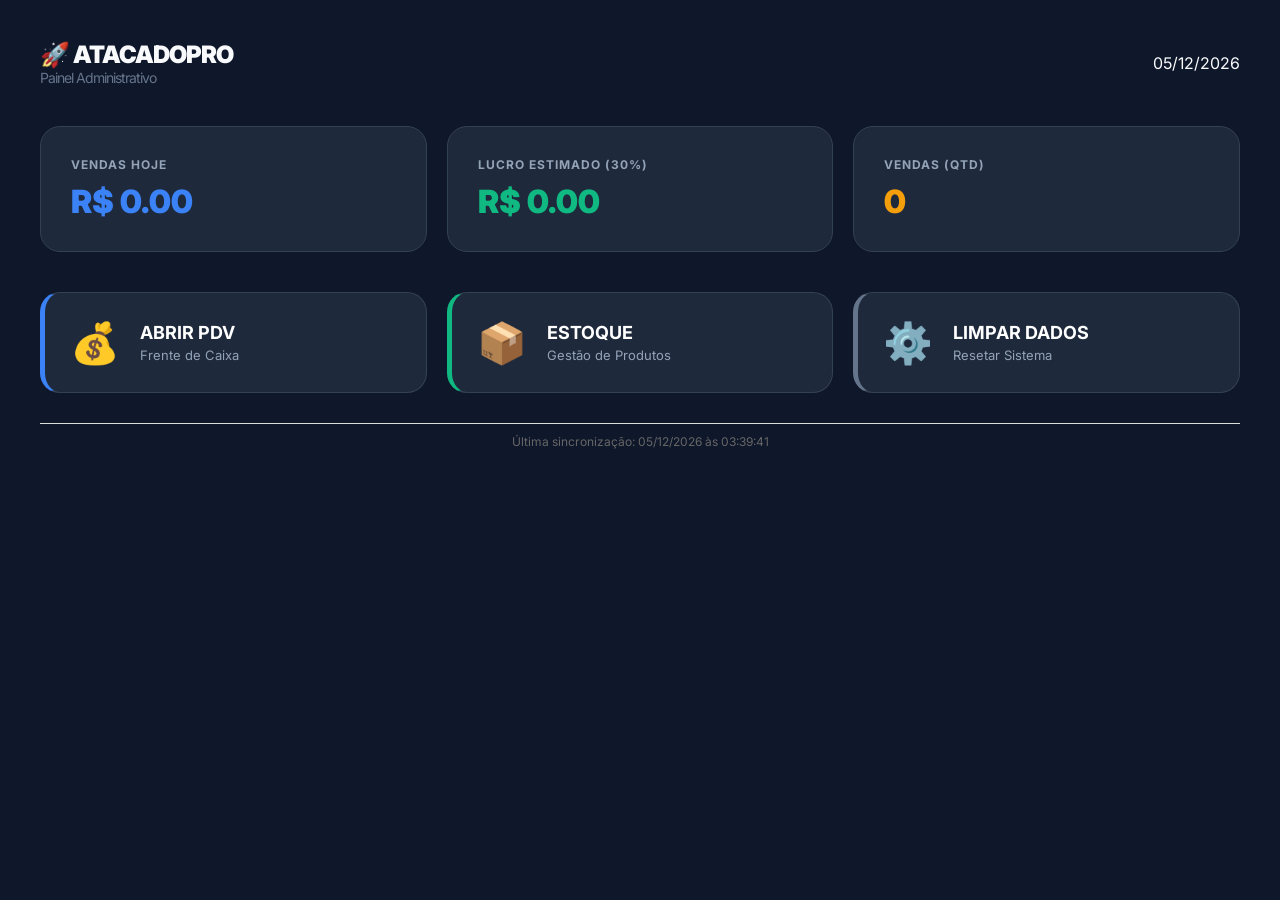
<file: index.html>
<!DOCTYPE html>
<html lang="pt-BR">
<head>
    <meta charset="UTF-8">
    <meta name="viewport" content="width=device-width, initial-scale=1.0">
    <title>ATACADOPRO - Dashboard</title>
    <link rel="stylesheet" href="style.css">
    <link href="https://fonts.googleapis.com/css2?family=Inter:wght@400;700;900&display=swap" rel="stylesheet">
</head>
<body>
    <div class="dashboard-container">
        <header class="dash-header">
            <div class="logo">🚀 ATACADOPRO <small>Painel Administrativo</small></div>
            <div id="data-atual">--/--/----</div>
        </header>

        <div class="dash-cards">
            <div class="card-metric">
                <h3>VENDAS HOJE</h3>
                <div id="vendasHoje" class="valor">R$ 0,00</div>
            </div>
            <div class="card-metric lucro">
                <h3>LUCRO ESTIMADO (30%)</h3>
                <div id="lucroHoje" class="valor">R$ 0,00</div>
            </div>
            <div class="card-metric alerta">
                <h3>VENDAS (QTD)</h3>
                <div id="qtdVendas" class="valor">0</div>
            </div>
        </div>

        <div class="menu-grid">
            <a href="PDV/pdv.html" class="btn-menu azul">
                <span class="icon">💰</span>
                <div class="text">
                    <strong>ABRIR PDV</strong>
                    <p>Frente de Caixa</p>
                </div>
            </a>

            <a href="ESTOQUE/estoque.html" class="btn-menu verde">
                <span class="icon">📦</span>
                <div class="text">
                    <strong>ESTOQUE</strong>
                    <p>Gestão de Produtos</p>
                </div>
            </a>

            <button onclick="limparDados()" class="btn-menu cinza">
                <span class="icon">⚙️</span>
                <div class="text">
                    <strong>LIMPAR DADOS</strong>
                    <p>Resetar Sistema</p>
                </div>
            </button>
        </div>
        <footer style="margin-top: 30px; text-align: center; font-size: 12px; color: #666; border-top: 1px solid #ddd; padding-top: 10px;">
    Última sincronização: <span id="ultima-att">--:--:--</span>
</footer>
    </div>

    <script>
        function atualizarDashboard() {
            
            const vendas = JSON.parse(localStorage.getItem('vendas_atacadopro')) || [];
            let totalSoma = 0;
            vendas.forEach(venda => totalSoma += venda.total);

            document.getElementById('vendasHoje').textContent = `R$ ${totalSoma.toFixed(2)}`;
            document.getElementById('lucroHoje').textContent = `R$ ${(totalSoma * 0.3).toFixed(2)}`;
            document.getElementById('qtdVendas').textContent = vendas.length;

            // --- CÓDIGO DA DATA E HORA DE ATUALIZAÇÃO ---
            const agora = new Date();
            const dataFormatada = agora.toLocaleDateString('pt-BR');
            const horaFormatada = agora.toLocaleTimeString('pt-BR');

            // Atualiza o topo (data)
            document.getElementById('data-atual').textContent = dataFormatada;
            
            // Atualiza o rodapé (hora exata da última leitura)
            document.getElementById('ultima-att').textContent = `${dataFormatada} às ${horaFormatada}`;
}

        function limparDados() {
            if(confirm("Deseja apagar TODO o histórico de vendas?")) {
                localStorage.removeItem('vendas_atacadopro');
                location.reload();
            }
        }

        // Executa ao abrir a página
        window.onload = atualizarDashboard;
    </script>
</body>
</html>
</file>
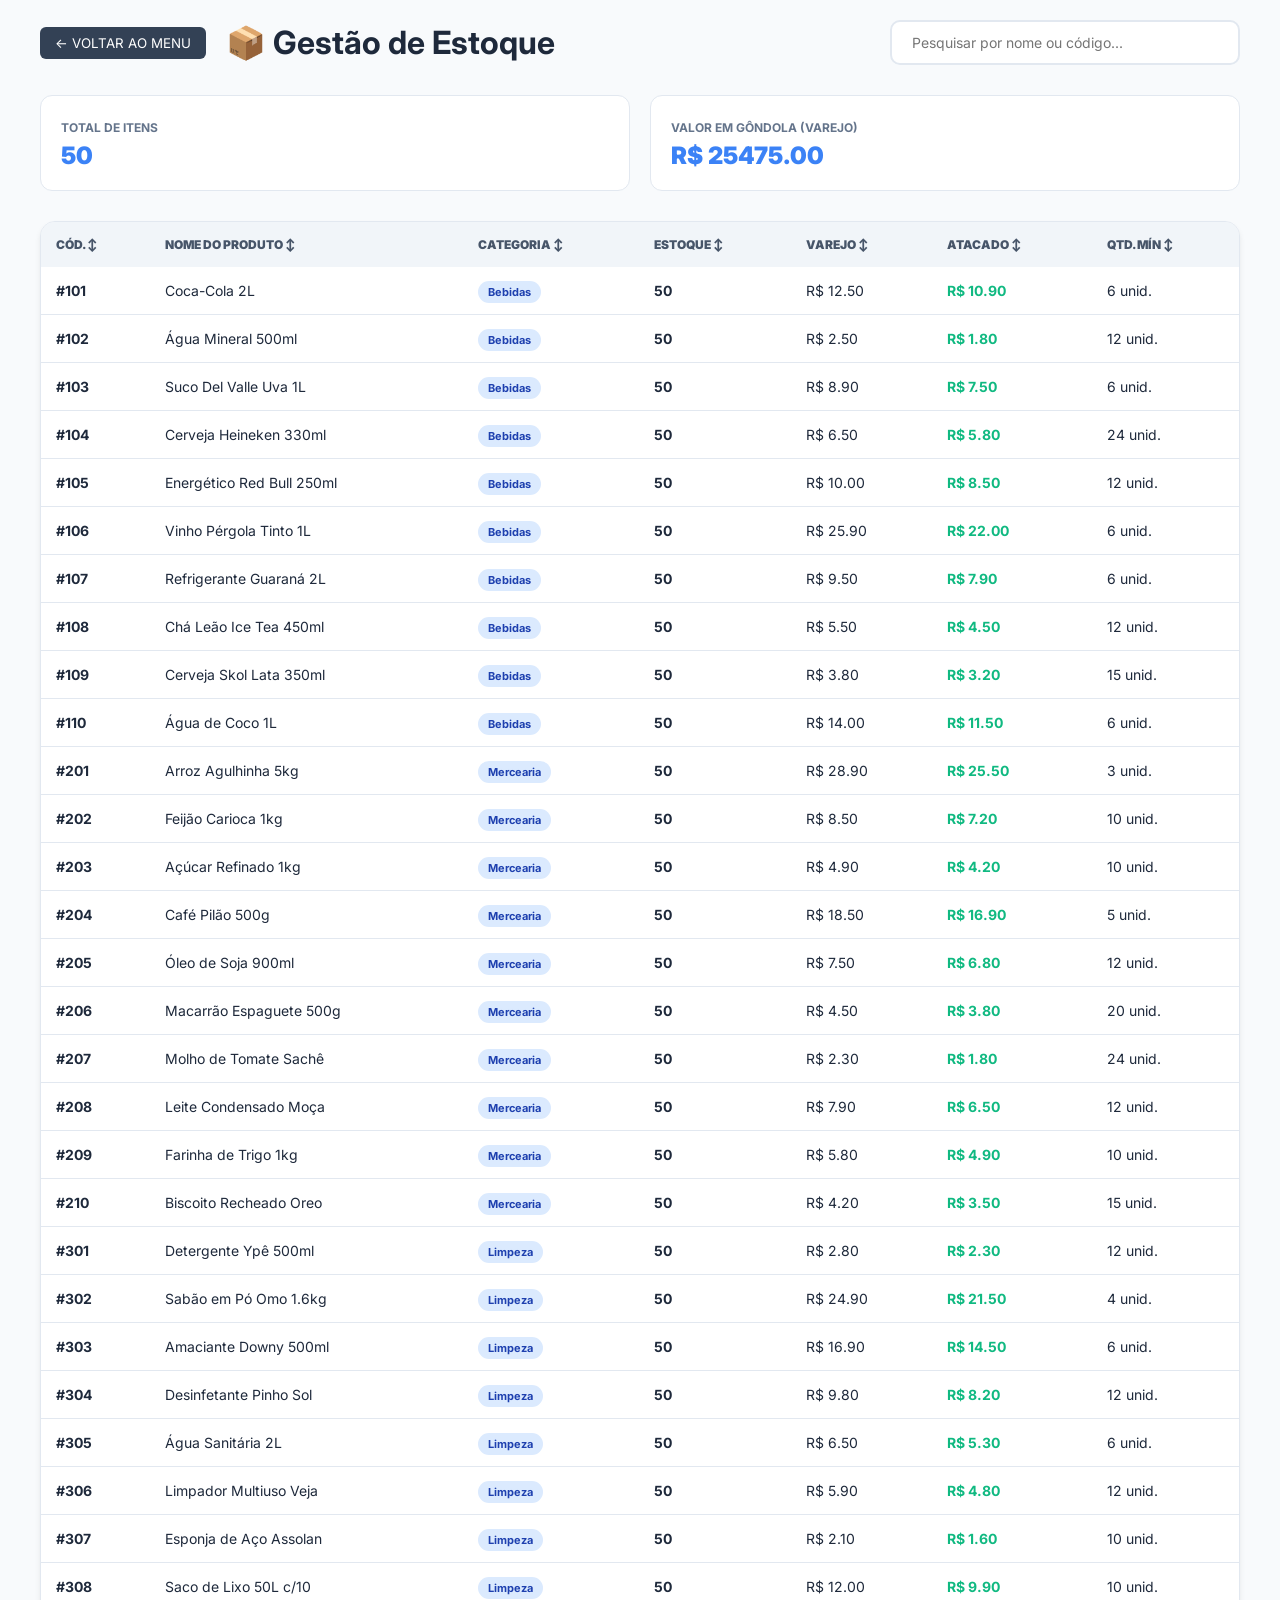
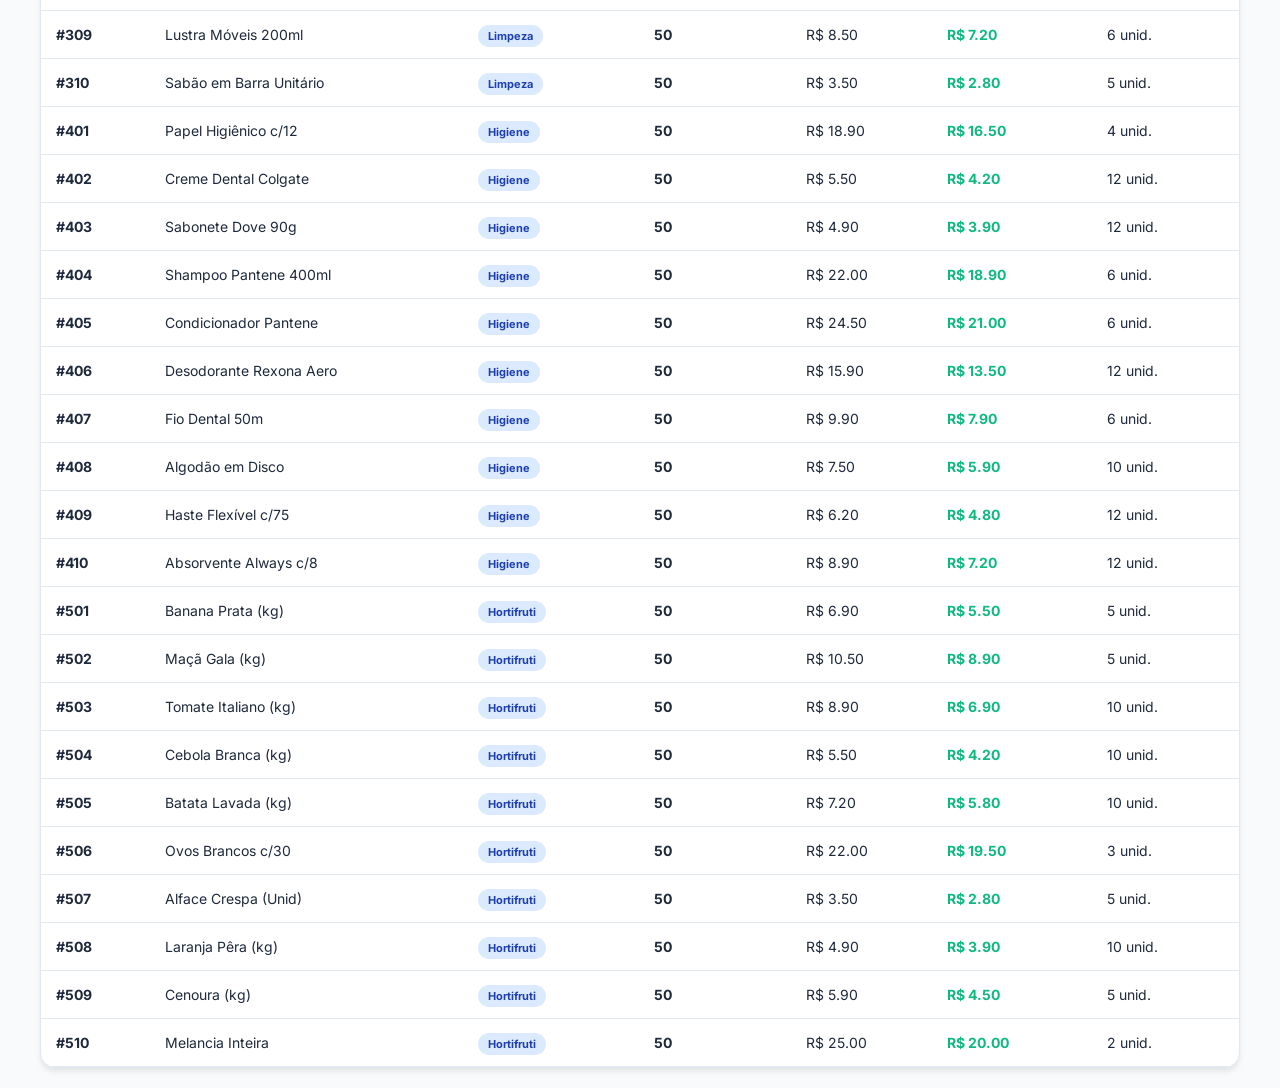
<file: ESTOQUE/estoque.html>
<!DOCTYPE html>
<html lang="pt-BR">
<head>
    <meta charset="UTF-8">
    <meta name="viewport" content="width=device-width, initial-scale=1.0">
    <title>ESTOQUE - ATACADOPRO</title>
    <link rel="stylesheet" href="estoque.css">
    <link href="https://fonts.googleapis.com/css2?family=Inter:wght@400;700;900&display=swap" rel="stylesheet">
</head>
<body>

<div class="estoque-container">

<header class="estoque-header">

<div class="titulo">
<button class="btn-voltar" onclick="location.href='../index.html'">
← VOLTAR AO MENU
</button>

<h1>📦 Gestão de Estoque</h1>
</div>

<div class="busca-bloco">
<input
type="text"
id="buscaEstoque"
placeholder="Pesquisar por nome ou código..."
oninput="filtrarEstoque()"
>
</div>

</header>

<div class="estoque-stats">

<div class="stat-card">
<span class="label">Total de Itens</span>
<span id="totalItens" class="valor">0</span>
</div>

<div class="stat-card">
<span class="label">Valor em Gôndola (Varejo)</span>
<span id="valorEstoque" class="valor">R$ 0,00</span>
</div>

</div>

<div class="tabela-container">

<table class="tabela-estoque">

<thead>

<tr>

<th onclick="ordenarPor('codigo')">CÓD. ↕</th>

<th onclick="ordenarPor('nome')">NOME DO PRODUTO ↕</th>

<th onclick="ordenarPor('categoria')">CATEGORIA ↕</th>

<th onclick="ordenarPor('estoque')">ESTOQUE ↕</th>

<th onclick="ordenarPor('precoVarejo')">VAREJO ↕</th>

<th onclick="ordenarPor('precoAtacado')">ATACADO ↕</th>

<th onclick="ordenarPor('qtdAtacado')">QTD. MÍN ↕</th>

</tr>

</thead>

<tbody id="corpoTabela">
</tbody>

</table>

</div>

</div>

<script src="../script.js"></script>
<script src="estoque.js"></script>

</body>
</html>
</file>
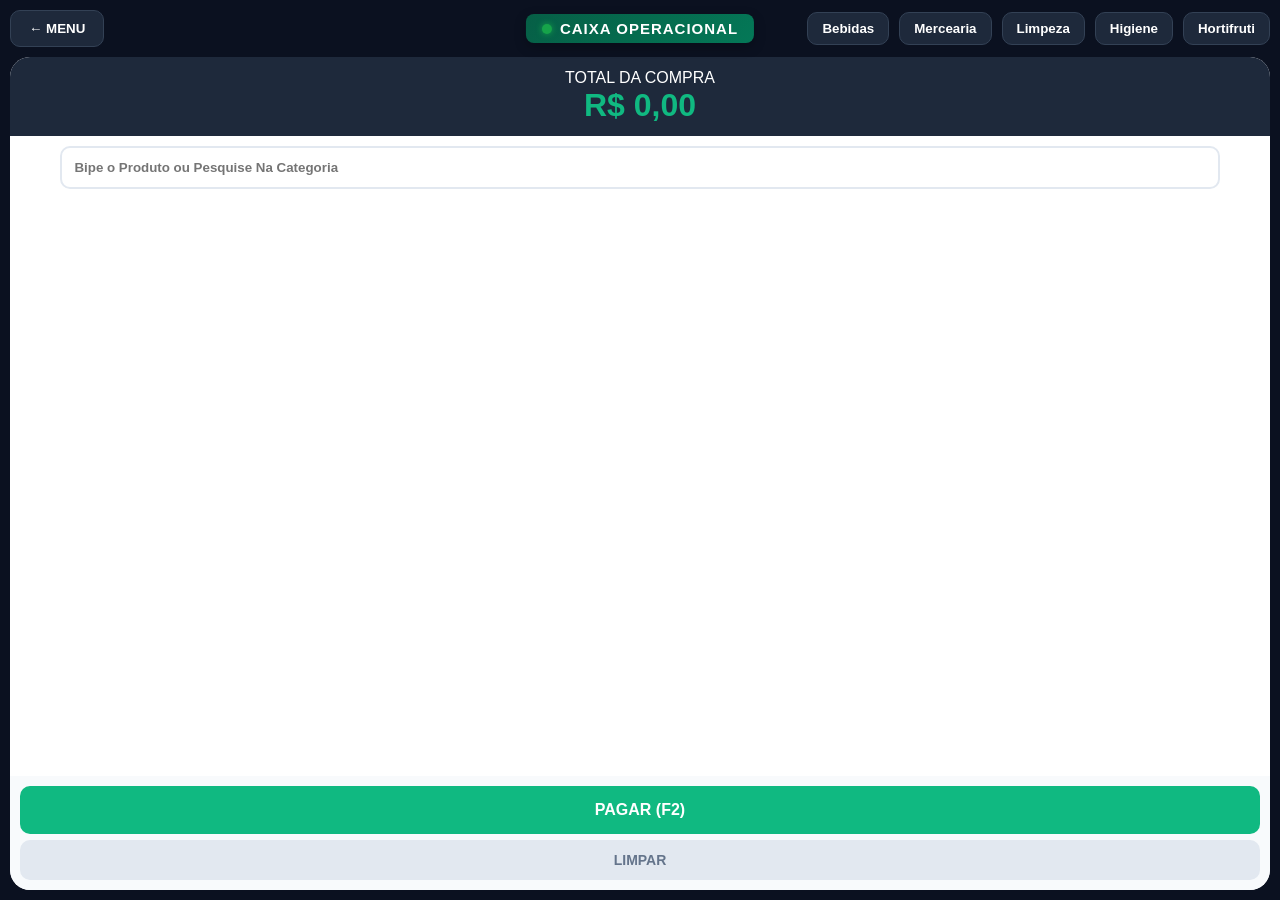
<file: PDV/pdv.html>
<!DOCTYPE html>
<html lang="pt-br">
<head>
    <meta charset="UTF-8">
    <meta name="viewport" content="width=device-width, initial-scale=1.0, maximum-scale=1.0, user-scalable=no">
    <title>ATACADOPRO - PDV</title>
    <link rel="stylesheet" href="pdv.css">
</head>
<body>
    <div class="pdv-container">
        <header class="pdv-topo-barra">

        <button class="btn-voltar" onclick="voltarMenu()">
        ← MENU
        </button>

        <div class="status-caixa">
        <span class="bolinha-status"></span> CAIXA OPERACIONAL
        </div>

        <div class="topo-categorias-container">

        <button class="btn-menu-hamburguer" onclick="toggleMenu()">
        ☰
        </button>

        <div class="categorias-desktop" id="categoriasDesktop">
        </div>

        </div>

        </header>

        <main class="pdv-layout">
            <section class="pdv-carrinho">
                <div class="carrinho-header">
                    <p class="txt-total">TOTAL DA COMPRA</p>
                    <h1 id="totalPDV">R$ 0,00</h1>
                </div>

                <div class="busca-area">
                    <input type="text" id="buscaProduto" placeholder="Bipe o Produto ou Pesquise Na Categoria" oninput="filtrarProdutos()">
                </div>

                <div class="lista-itens" id="carrinhoItens"></div>

                <div class="pdv-footer">
                    <button class="btn-pagar" onclick="finalizarVenda()">PAGAR (F2)</button>
                    <button class="btn-limpar" onclick="limparCarrinho()">LIMPAR</button>
                </div>
            </section>

            <section class="pdv-categorias-area">
                <div class="grid-categorias-home" id="listaCategorias"></div>
            </section>
        </main>
    </div>

    <section id="catalogoOverlay" class="catalogo-fullscreen">
        <div class="catalogo-header">
            <h2 id="tituloCategoria">CATEGORIA</h2>
            <button class="btn-fechar-catalogo" onclick="fecharCatalogo()">VOLTAR</button>
        </div>
        <div class="catalogo-corpo">
            <div class="grade-produtos-full" id="gridProdutos"></div>
        </div>
    </section>

    <div id="modalQtd" class="modal-overlay">
        <div class="modal-box">
            <h2 id="nomeProdQtd">PRODUTO</h2>
            <div class="info-precos">
                <p id="valorVarejo"></p>
                <p id="valorAtacado" class="verde"></p>
                <p id="subtotalModal" class="subtotal-grande">SUBTOTAL R$ 0,00</p>
            </div>
            <div class="selector-qtd">
                <button class="btn-cont" onclick="alterarQtd(-1)">-</button>
                <input type="number" id="qtdInput" value="1" readonly>
                <button class="btn-cont" onclick="alterarQtd(1)">+</button>
            </div>
            <div class="modal-buttons">
                <button class="confirmar" onclick="confirmarNoCarrinho()">ADICIONAR AO CAIXA</button>
                <button class="cancelar" onclick="fecharModal()">CANCELAR</button>
            </div>
        </div>
    </div>

    <script src="../script.js"></script>
    <script src="pdv.js"></script>
</body>
</html>
</file>
<file: style.css>
:root {
    --bg: #0f172a;
    --card: #1e293b;
    --text: #f8fafc;
    --accent: #3b82f6;
    --success: #10b981;
    --danger: #f43f5e;
}

* { margin: 0; padding: 0; box-sizing: border-box; font-family: 'Inter', sans-serif; }

body { background-color: var(--bg); color: var(--text); padding: 40px; }

.dash-header { display: flex; justify-content: space-between; align-items: center; margin-bottom: 40px; }
.logo { font-size: 24px; font-weight: 900; letter-spacing: -1px; }
.logo small { font-weight: 400; color: #64748b; font-size: 14px; display: block; }

/* Cards de Cima */
.dash-cards { display: grid; grid-template-columns: repeat(3, 1fr); gap: 20px; margin-bottom: 40px; }
.card-metric { background: var(--card); padding: 30px; border-radius: 20px; border: 1px solid #334155; }
.card-metric h3 { font-size: 12px; color: #94a3b8; margin-bottom: 10px; letter-spacing: 1px; }
.card-metric .valor { font-size: 32px; font-weight: 900; color: var(--accent); }
.lucro .valor { color: var(--success); }
.alerta .valor { color: #f59e0b; }

/* Botões do Menu */
.menu-grid { display: grid; grid-template-columns: repeat(auto-fit, minmax(250px, 1fr)); gap: 20px; }
.btn-menu { 
    text-decoration: none; background: var(--card); padding: 25px; border-radius: 20px;
    display: flex; align-items: center; gap: 20px; border: 1px solid #334155;
    transition: all 0.3s ease; cursor: pointer; color: white;
}
.btn-menu:hover { transform: translateY(-5px); border-color: var(--accent); background: #263349; }

.icon { font-size: 40px; }
.text strong { font-size: 18px; display: block; margin-bottom: 4px; }
.text p { font-size: 13px; color: #94a3b8; }

.azul { border-left: 5px solid var(--accent); }
.verde { border-left: 5px solid var(--success); }
.cinza { border-left: 5px solid #64748b; text-align: left; }

/* AJUSTES PARA CELULAR (Telas menores que 768px) */
/* =========================================
   📱 RESPONSIVIDADE - DASHBOARD (MOBILE)
   ========================================= */
@media (max-width: 768px) {
    /* 1. Container Principal: dar um respiro nas bordas da tela do celular */
    .dashboard-container {
        padding: 15px;
        max-width: 100%;
    }

    /* 2. Cabeçalho: Centralizar o título e a data, colocando um embaixo do outro */
    .dash-header {
        flex-direction: column;
        align-items: center;
        text-align: center;
        gap: 10px;
    }

    .logo {
        font-size: 1.5rem; /* Fonte um pouco menor para não quebrar linha */
    }

    /* 3. Cards de Valores: Em vez de ficarem lado a lado, viram uma fila vertical */
    .dash-cards {
        display: flex;
        flex-direction: column; 
        gap: 15px; /* Espaço entre um card e outro */
    }

    .card-metric {
        width: 100%; /* Força o card a ocupar a tela toda */
        padding: 20px; /* Mais espaço para o "dedão" do usuário */
        box-sizing: border-box; /* Garante que o padding não estoure a tela */
    }

    /* 4. Botões do Menu: Ficam grandes e fáceis de tocar */
    .menu-grid {
        display: grid;
        grid-template-columns: 1fr; /* Apenas 1 coluna (um botão em cima do outro) */
        gap: 15px;
    }

    .btn-menu {
        padding: 20px 15px;
        height: auto; /* Deixa o botão crescer conforme o texto */
        justify-content: center; /* Centraliza o conteúdo do botão */
    }
    
    .btn-menu .icon {
        font-size: 2rem; /* Aumenta um pouco o ícone */
    }
}
</file>
<file: ESTOQUE/estoque.css>
:root {
    --bg: #f8fafc;
    --card: #ffffff;
    --text: #1e293b;
    --accent: #3b82f6;
    --border: #e2e8f0;
}

* { margin: 0; padding: 0; box-sizing: border-box; font-family: 'Inter', sans-serif; }

body { background-color: var(--bg); color: var(--text); padding: 20px; }

.estoque-container { max-width: 1200px; margin: 0 auto; }

.estoque-header { display: flex; justify-content: space-between; align-items: center; margin-bottom: 30px; }
.titulo { display: flex; align-items: center; gap: 20px; }
.btn-voltar { background: #334155; color: white; border: none; padding: 8px 15px; border-radius: 6px; cursor: pointer; }

#buscaEstoque { padding: 12px 20px; width: 350px; border-radius: 10px; border: 2px solid var(--border); outline: none; font-size: 14px; }
#buscaEstoque:focus { border-color: var(--accent); }

/* Stats */
.estoque-stats { display: flex; gap: 20px; margin-bottom: 30px; }
.stat-card { background: white; padding: 20px; border-radius: 12px; border: 1px solid var(--border); flex: 1; }
.stat-card .label { font-size: 12px; color: #64748b; font-weight: bold; text-transform: uppercase; }
.stat-card .valor { display: block; font-size: 24px; font-weight: 900; color: var(--accent); margin-top: 5px; }

/* Tabela */
.tabela-container { background: white; border-radius: 15px; border: 1px solid var(--border); overflow: hidden; box-shadow: 0 4px 6px -1px rgba(0,0,0,0.1); }
.tabela-estoque { width: 100%; border-collapse: collapse; text-align: left; }
.tabela-estoque th { background: #f1f5f9; padding: 15px; font-size: 12px; font-weight: 900; color: #475569; text-transform: uppercase; }
.tabela-estoque td { padding: 15px; border-bottom: 1px solid var(--border); font-size: 14px; }
.tabela-estoque tr:hover { background: #f8fafc; }

.cat-badge { background: #dbeafe; color: #1e40af; padding: 4px 10px; border-radius: 20px; font-size: 11px; font-weight: bold; }

/* =========================================
   📱 RESPONSIVIDADE - ESTOQUE (MOBILE)
   ========================================= */
@media (max-width: 768px) {
    /* 1. Contentor Principal: dar margens seguras */
    .estoque-container {
        padding: 10px;
    }

    /* 2. Cabeçalho: botão de voltar, título e barra de pesquisa um por baixo do outro */
    .estoque-header {
        flex-direction: column;
        align-items: stretch; /* Estica os elementos para ocuparem tudo */
        gap: 15px;
        text-align: center;
    }

    .titulo {
        flex-direction: column;
        gap: 10px;
    }

    .busca-bloco input {
        width: 100%; /* A barra de pesquisa ocupa o ecrã todo */
        box-sizing: border-box;
        padding: 15px; /* Mais fácil de tocar com o dedo */
    }

    /* 3. Cards de Estatísticas (Total Itens, Valor) empilhados */
    .estoque-stats {
        flex-direction: column;
        gap: 10px;
    }

    .stat-card {
        width: 100%;
        box-sizing: border-box;
    }

    /* 4. A MAGIA DA TABELA NO TELEMÓVEL */
    .tabela-container {
        width: 100%;
        overflow-x: auto; /* Cria a barra de rolagem horizontal */
        -webkit-overflow-scrolling: touch; /* Torna o deslize suave em iPhones/iPads */
        border: 1px solid #ddd;
        border-radius: 8px;
        margin-top: 15px;
    }

    .tabela-estoque {
        min-width: 650px; /* Garante que a tabela tem tamanho suficiente. Se o ecrã for menor, ativa o scroll lateral! */
    }
    
    .tabela-estoque th, .tabela-estoque td {
        padding: 12px; /* Melhora o espaço de leitura */
    }
}
</file>
<file: PDV/pdv.css>
/* =========================================
   SISTEMA DE CORES E BASE (ATACADOPRO)
   ========================================= */
:root { 
    --bg: #0b1120; 
    --card: #1e293b; 
    --accent: #3b82f6; 
    --success: #10b981; 
    --danger: #ef4444;
    --border: #334155; 
}

* { margin: 0; padding: 0; box-sizing: border-box; font-family: 'Inter', sans-serif; }

body { 
    background: var(--bg); 
    color: white; 
    height: 100vh; 
    overflow: hidden; 
}

/* LAYOUT PRINCIPAL */
.pdv-container { height: 100vh; display: flex; flex-direction: column; padding: 10px; }
.pdv-topo-barra {
    display: flex;
    align-items: center;
    justify-content: space-between;

    margin-bottom: 10px;
    flex-shrink: 0;
}

.btn-voltar { 
    background: var(--card); 
    color: white; 
    border: 1px solid var(--border); 
    padding: 10px 18px; 
    border-radius: 10px; 
    cursor: pointer; 
    font-weight: 800;
}
.pdv-layout {
    display: flex;
    flex-direction: column;

    gap: 15px;

    flex: 1;
    min-height: 0;

    overflow: hidden;
}

/* CARRINHO (AJUSTE DE ALTURA PARA NÃO ESCONDER O BOTÃO) */
.pdv-carrinho {
    background: white;
    border-radius: 20px;
    color: #1e293b;

    display: flex;
    flex-direction: column;

    flex: 1;   /* ocupa o espaço disponível */
    min-height: 300px;

    overflow: hidden;
}

.carrinho-header { background: #1e293b; padding: 12px; text-align: center; color: white; flex-shrink: 0; }
.carrinho-header h1 { color: var(--success); font-size: 32px; font-weight: 900; }

#buscaProduto { 
    width: 92%; 
    margin: 10px auto; 
    display: block; 
    padding: 12px; 
    border: 2px solid #e2e8f0; 
    border-radius: 10px; 
    outline: none; 
    font-weight: 600;
    flex-shrink: 0;
}

.lista-itens { 
    flex: 1; 
    overflow-y: auto; 
    padding: 0 15px; 
}

/* FOOTER (ONDE ESTÁ O BOTÃO FINALIZAR) */
.pdv-footer { 
    padding: 12px; 
    background: #f8fafc; 
    display: flex; 
    flex-direction: column; 
    gap: 8px; 
    border-radius: 0 0 20px 20px; 
    flex-shrink: 0; /* IMPEDE QUE ELE SUMA */
}

.btn-pagar { 
    background: var(--success); 
    color: white; 
    border: none; 

    height: 38px;

    padding: 6px 12px; 

    border-radius: 10px; 

    font-weight: 700; 

    cursor: pointer; 

    font-size: 14px; 

    text-transform: uppercase;
}

.btn-limpar { 
    background: #e2e8f0; 
    color: #64748b; 
    border: none; 

    height: 30px;

    padding: 4px 10px; 

    border-radius: 8px; 

    font-weight: bold; 

    cursor: pointer;

    font-size: 12px;
}

/* MENU DE CATEGORIAS */
.pdv-categorias-area {
    position: fixed;

    top: 0;
    right: -300px;

    width: 280px;
    height: 100%;

    background: var(--bg);
    padding: 80px 15px 20px;

    transition: 0.3s;
    z-index: 10000;

    overflow-y: auto;

    border-left: 1px solid var(--border);

    pointer-events: none; /* NÃO BLOQUEIA CLIQUE */
}

.grid-categorias-home { 
    display: grid; 
    grid-template-columns: repeat(auto-fill, minmax(180px, 1fr)); 
    gap: 10px; 
    padding-bottom: 20px; 
}

.btn-side-cat { 
    background: var(--card); 
    color: white; 
    border: 1px solid var(--border); 
    padding: 20px; 
    border-radius: 15px; 
    font-weight: 900; 
    cursor: pointer; 
    text-transform: uppercase; 
}

/* CATALOGO FULLSCREEN */
.catalogo-fullscreen { 
    position: fixed; top: 0; left: 0; width: 100%; height: 100%; 
    background: var(--bg); z-index: 9999; display: none; flex-direction: column; 
}
.catalogo-fullscreen.active { display: flex; }
.catalogo-header { padding: 20px; background: var(--card); display: flex; justify-content: space-between; align-items: center; border-bottom: 1px solid var(--border); }

.btn-fechar-catalogo { background: var(--accent); color: white; border: none; padding: 10px 20px; border-radius: 10px; font-weight: 900; cursor: pointer; }

.catalogo-corpo { flex: 1; overflow-y: auto; padding: 15px; }
.grade-produtos-full { display: grid; grid-template-columns: repeat(auto-fill, minmax(200px, 1fr)); gap: 12px; padding-bottom: 60px; }

.prod-card { 
    background: white; 
    color: #1e293b; 
    padding: 15px; 
    border-radius: 18px; 
    height: 130px; 
    display: flex; 
    flex-direction: column; 
    justify-content: space-between; 
    border: none; 
    box-shadow: 0 4px 12px rgba(0,0,0,0.15); 
}
.prod-card strong { color: var(--success); font-size: 18px; font-weight: 900; }

/* MODAL QUANTIDADE */
.modal-overlay { 
    position: fixed; top: 0; left: 0; width: 100%; height: 100%; 
    background: rgba(0, 0, 0, 0.9); display: none; 
    justify-content: center; align-items: center; z-index: 10000; 
    backdrop-filter: blur(8px);
}
.modal-overlay.active { display: flex; }
.modal-box { background: var(--bg); padding: 30px; border-radius: 25px; width: 400px; text-align: center; border: 1px solid var(--border); }
.info-precos { background: var(--card); padding: 20px; border-radius: 20px; margin: 20px 0; display: flex; flex-direction: column; gap: 10px; }
#valorVarejo, #valorAtacado { font-weight: 900; font-size: 18px; }
#valorAtacado { color: var(--success); }
.subtotal-grande { color: var(--accent) !important; font-size: 28px !important; font-weight: 900 !important; border-top: 1px solid var(--border); padding-top: 10px; margin-top: 5px;}

.selector-qtd { display: flex; justify-content: center; align-items: center; gap: 20px; margin: 20px 0; }
.btn-cont { width: 60px; height: 60px; border-radius: 50%; background: var(--card); color: white; border: 1px solid var(--border); font-size: 24px; cursor: pointer; }
#qtdInput { background: transparent; color: white; border: none; width: 60px; text-align: center; font-size: 32px; font-weight: 900; }

.confirmar { background: var(--success); color: white; border: none; padding: 20px; border-radius: 15px; font-weight: 900; width: 100%; cursor: pointer; text-transform: uppercase; }
.cancelar { background: transparent; color: #64748b; border: none; margin-top: 12px; cursor: pointer; font-weight: bold; }

/* BOTÃO HAMBURGUER */

.btn-menu-hamburguer {
    background: var(--card);
    color: white;
    border: 1px solid var(--border);

    padding: 10px 16px;
    border-radius: 10px;

    font-size: 20px;
    cursor: pointer;

    display: flex;
    align-items: center;
    justify-content: center;
}

/* MENU LATERAL */

.pdv-categorias-area {
    position: fixed;

    top: 0;
    right: -300px; /* ESCONDIDO NO DIREITO */

    width: 280px;
    height: 100%;

    background: var(--bg);
    padding: 80px 15px 20px;

    transition: 0.3s;
    z-index: 10000;

    overflow-y: auto;

    border-left: 1px solid var(--border);
}

/* QUANDO ABRIR */

.pdv-categorias-area.open {
    right: 0;
    pointer-events: auto; /* AGORA PODE CLICAR */
}

/* =========================================
   CATEGORIAS NO TOPO (DESKTOP)
   ========================================= */

.topo-categorias-container {

display: flex;
align-items: center;
gap: 10px;

}

/* CATEGORIAS AO LADO DO HAMBURGUER */

.categorias-desktop {

display: none;
gap: 8px;

}

/* BOTÃO DE CATEGORIA PEQUENO */

.btn-cat-topo {

background: var(--card);
color: white;

border: 1px solid var(--border);

padding: 8px 14px;

border-radius: 10px;

font-weight: 800;

cursor: pointer;

white-space: nowrap;

}

/* =========================================
   HAMBURGUER E CATEGORIAS RESPONSIVO
   ========================================= */

/* PADRÃO: MOBILE */

.btn-menu-hamburguer {
    display: flex;
}

.categorias-desktop {
    display: none;
}

/* DESKTOP */

@media (min-width: 769px) {

    /* ESCONDE HAMBURGUER */

    .btn-menu-hamburguer {
        display: none;
    }

    /* MOSTRA CATEGORIAS */

    .categorias-desktop {
        display: flex;

        gap: 10px;
        align-items: center;
    }

    

}

/* =========================================
   STATUS CAIXA CENTRALIZADO E MODERNO
   ========================================= */

.pdv-topo-barra {
    position: relative;
}

/* CAIXA OPERACIONAL CENTRAL */

.status-caixa {

    position: absolute;

    left: 50%;
    transform: translateX(-50%);

    display: flex;
    align-items: center;
    gap: 8px;

    background: linear-gradient(
        135deg,
        #00d084,
        #10b981
    );

    padding: 6px 16px;

    border-radius: 8px;

    font-size: 15px;
    font-weight: 900;

    letter-spacing: 1px;

    color: white;

    box-shadow: 0 4px 12px rgba(0,0,0,0.25);

    text-transform: uppercase;

    pointer-events: none;
}

/* BOLINHA VERDE */

.bolinha-status {

    width: 10px;
    height: 10px;

    background: #22c55e;

    border-radius: 50%;

    box-shadow: 0 0 6px #22c55e;
}

/* =========================================
   BOTÕES MAIS COMPACTOS
   ========================================= */

.pdv-footer {

    padding: 10px;

    gap: 6px;
}

/* BOTÃO PAGAR */

.btn-pagar {

    height: 48px;

    padding: 10px;

    font-size: 16px;

    border-radius: 10px;

    font-weight: 00;

    transition: 0.2s;
}

.btn-pagar:hover {
    transform: scale(1.005);
}

/* BOTÃO LIMPAR */

.btn-limpar {

    height: 40px;

    padding: 6px 10px;

    font-size: 14px;

    border-radius: 10px;

    font-weight: bold;
}
/* =========================================
   VERDE MAIS ESCURO E PROFISSIONAL
   ========================================= */

.status-caixa {

    background: linear-gradient(
        135deg,
        #065f46,   /* verde escuro */
        #047857    /* verde profissional */
    );

    color: white;
}

/* BOLINHA STATUS MAIS ESCURA */

.bolinha-status {

    background: #16a34a;

    box-shadow: 0 0 6px #16a34a;
}

/* =========================================
   AJUSTE DO TOPO NO MOBILE — DEFINITIVO
   ========================================= */

@media (max-width: 768px) {

    .pdv-topo-barra {

        display: flex;
        align-items: center;
        justify-content: space-between;

        gap: 6px;
    }

    /* CAIXA OPERACIONAL */

    .status-caixa {

        position: static;   /* NÃO SOBREPOE */

        transform: none;

        flex: 1;

        display: flex;
        justify-content: center;

        font-size: 13px;

        padding: 4px 10px;

        margin: 0 6px;
    }

    /* BOTÃO MENU */

    .btn-voltar {

        flex-shrink: 0;
    }

    /* HAMBURGUER */

    .topo-categorias-container {

        flex-shrink: 0;

        display: flex;
        align-items: center;
    }

}
</file>
